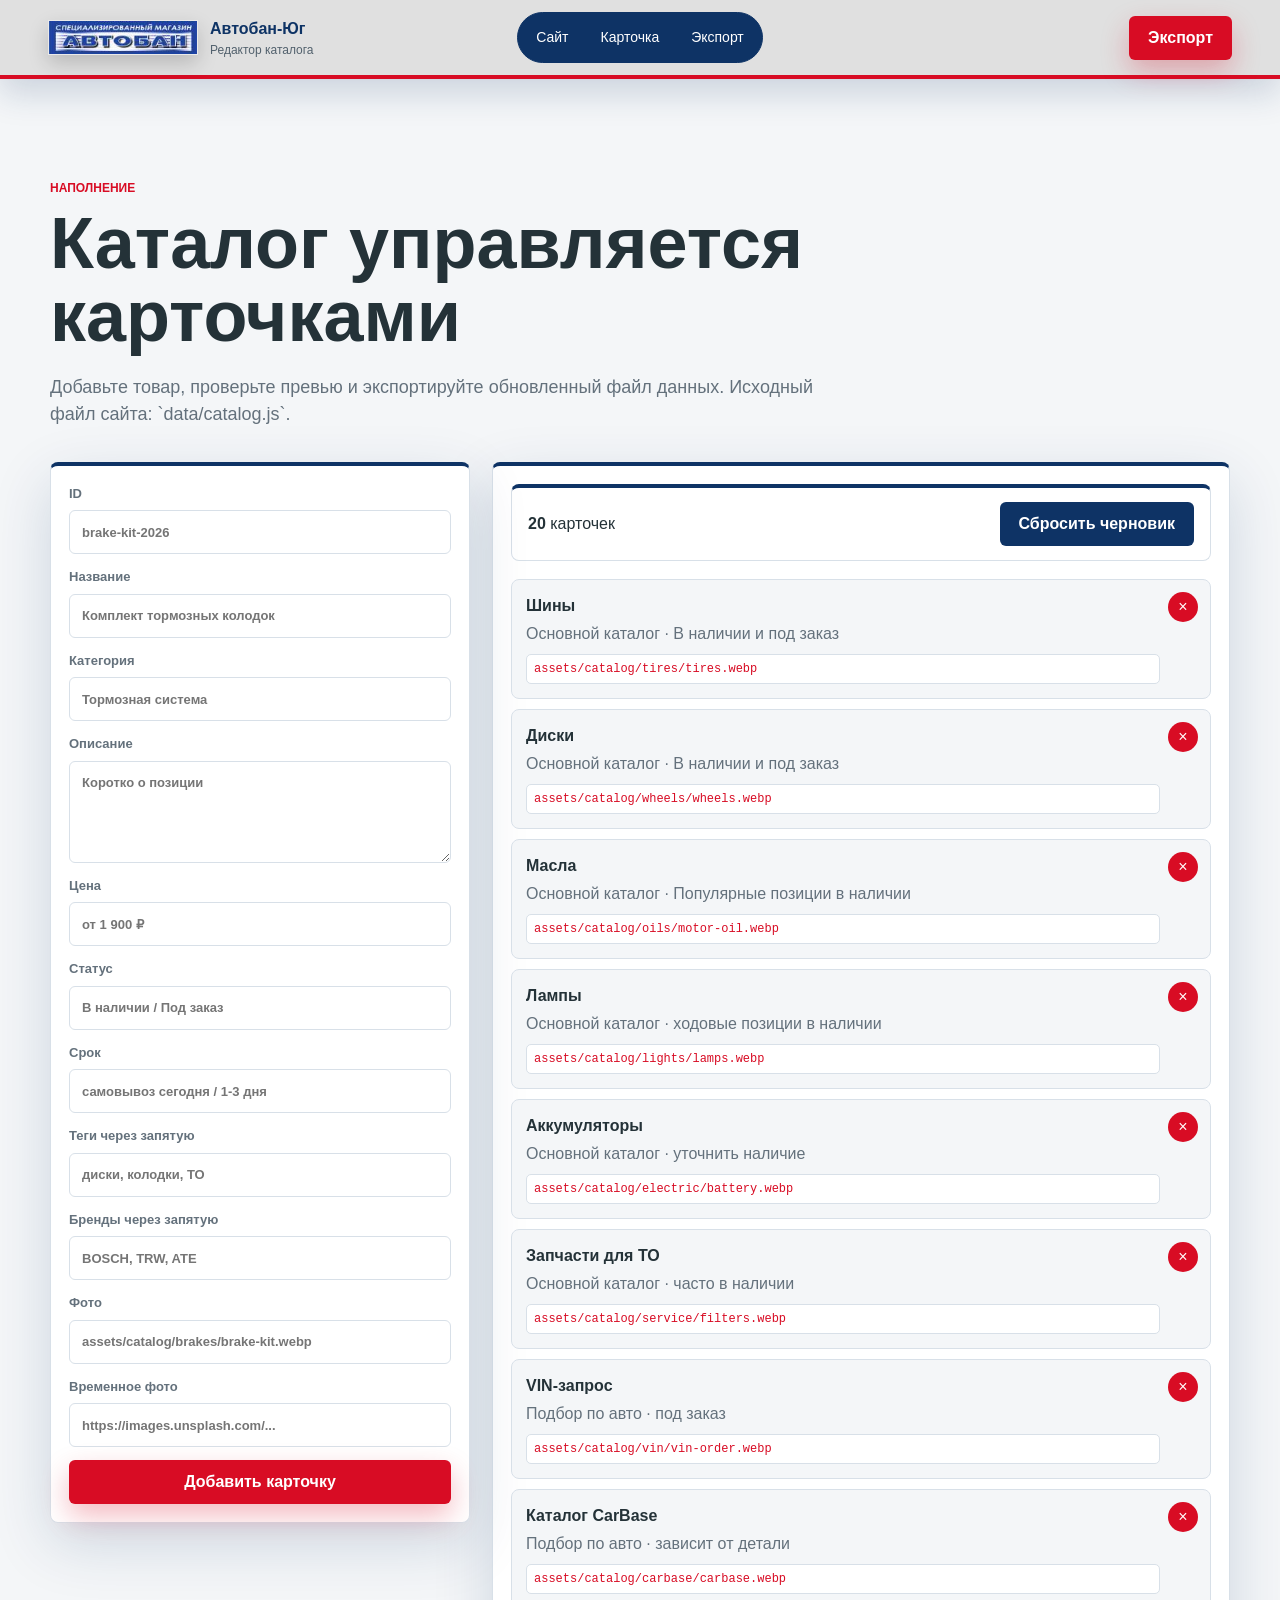
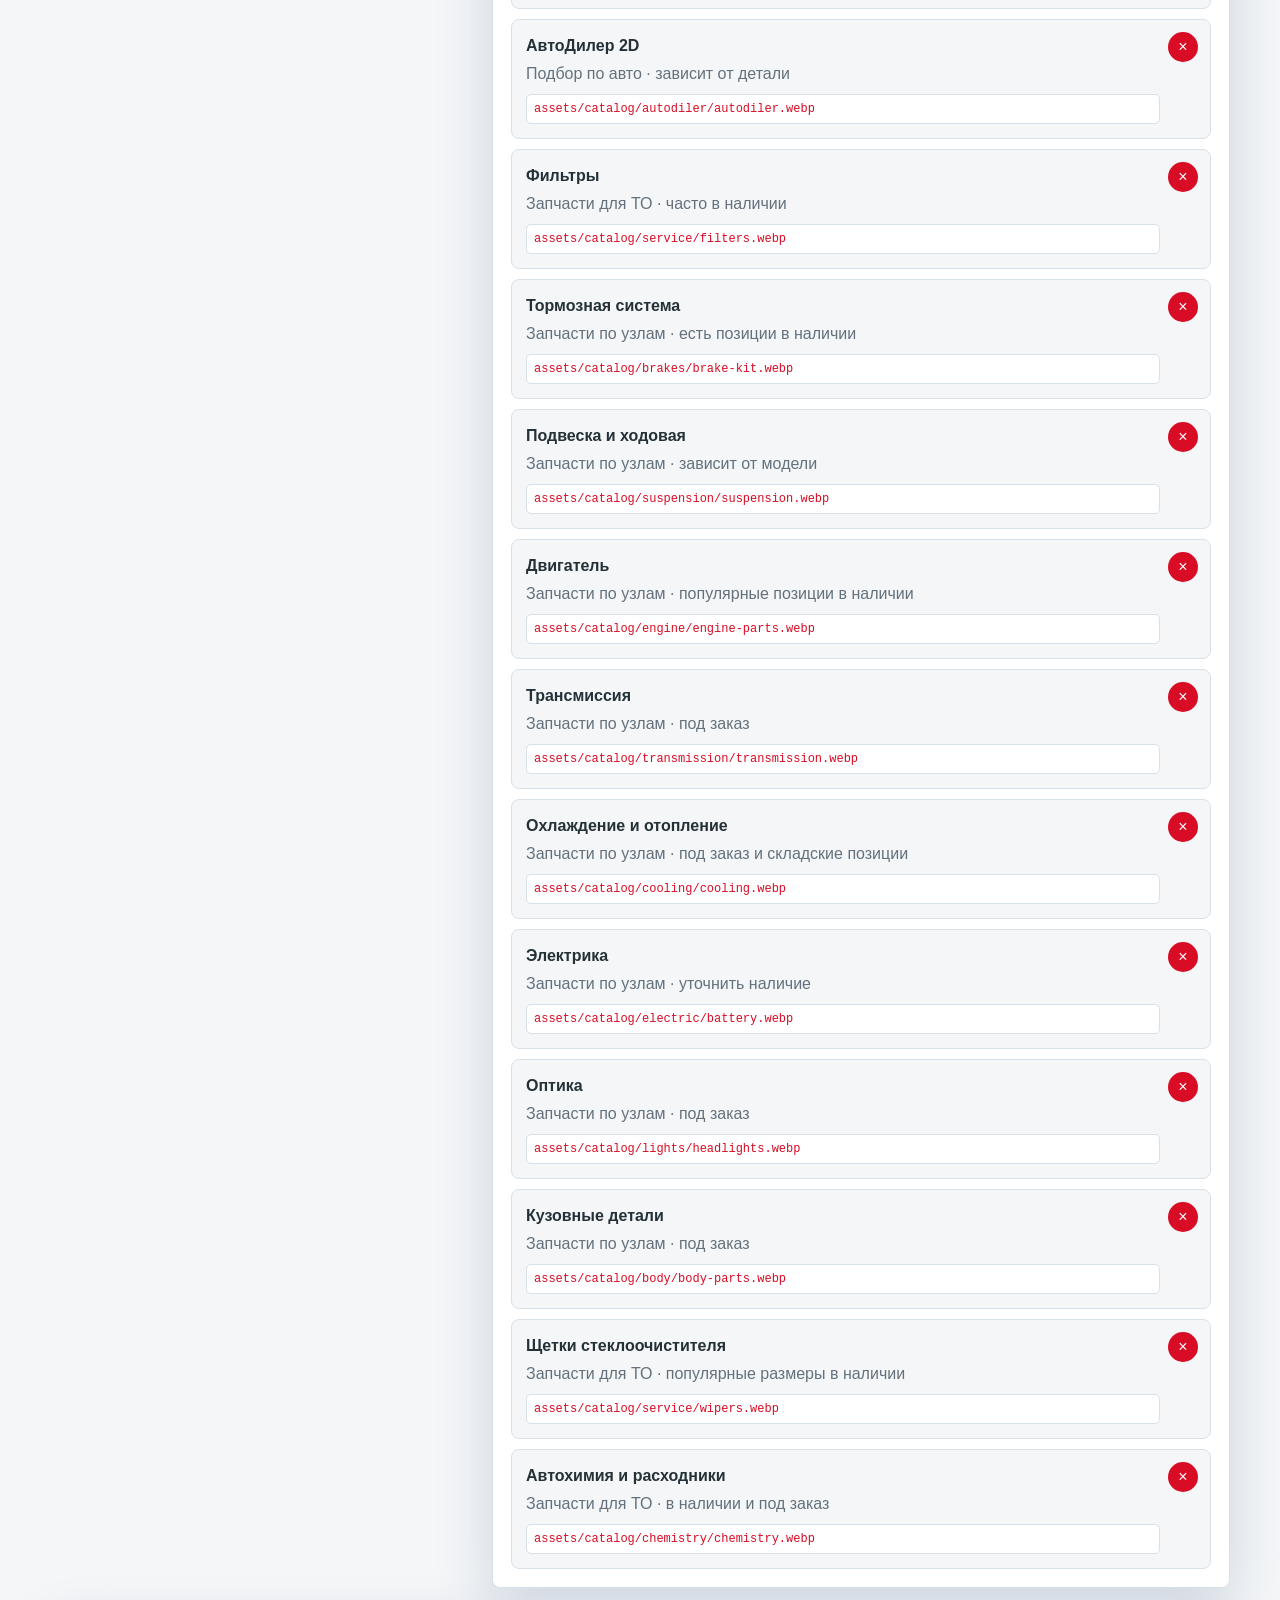
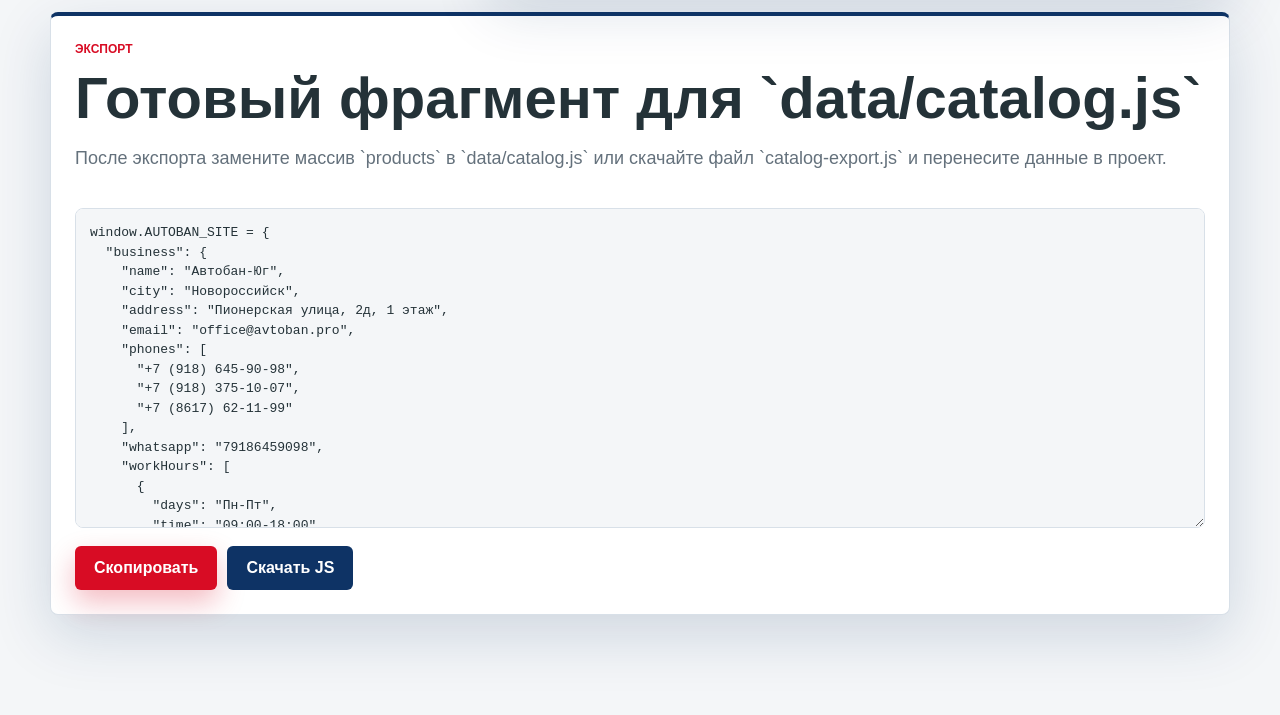
<file: admin.html>
<!doctype html>
<html lang="ru">
  <head>
    <meta charset="utf-8" />
    <meta name="viewport" content="width=device-width, initial-scale=1" />
    <title>Редактор каталога | Автобан-Юг</title>
    <link rel="stylesheet" href="styles.css?v=catalog-4" />
  </head>
  <body class="admin-page">
    <header class="site-header is-scrolled">
      <a class="brand" href="index.html">
        <img class="brand__logo" src="assets/img/brand/LogoAB.jpg" alt="Автобан" />
        <span>
          <strong>Автобан-Юг</strong>
          <small>Редактор каталога</small>
        </span>
      </a>
      <nav class="main-nav" aria-label="Навигация редактора">
        <a href="index.html">Сайт</a>
        <a href="#editor">Карточка</a>
        <a href="#export">Экспорт</a>
      </nav>
      <div class="header-actions">
        <button class="button button--accent" type="button" data-export-top>Экспорт</button>
      </div>
    </header>

    <main class="admin-shell" id="editor">
      <section class="admin-hero">
        <p class="eyebrow">Наполнение</p>
        <h1>Каталог управляется карточками</h1>
        <p>
          Добавьте товар, проверьте превью и экспортируйте обновленный файл данных.
          Исходный файл сайта: `data/catalog.js`.
        </p>
      </section>

      <section class="admin-grid">
        <form class="admin-form" id="productEditor">
          <label>
            ID
            <input name="id" required placeholder="brake-kit-2026" />
          </label>
          <label>
            Название
            <input name="title" required placeholder="Комплект тормозных колодок" />
          </label>
          <label>
            Категория
            <input name="category" required placeholder="Тормозная система" />
          </label>
          <label>
            Описание
            <textarea name="description" rows="4" required placeholder="Коротко о позиции"></textarea>
          </label>
          <label>
            Цена
            <input name="price" placeholder="от 1 900 ₽" />
          </label>
          <label>
            Статус
            <input name="stock" placeholder="В наличии / Под заказ" />
          </label>
          <label>
            Срок
            <input name="delivery" placeholder="самовывоз сегодня / 1-3 дня" />
          </label>
          <label>
            Теги через запятую
            <input name="tags" placeholder="диски, колодки, ТО" />
          </label>
          <label>
            Бренды через запятую
            <input name="brands" placeholder="BOSCH, TRW, ATE" />
          </label>
          <label>
            Фото
            <input name="image" placeholder="assets/catalog/brakes/brake-kit.webp" />
          </label>
          <label>
            Временное фото
            <input name="fallback" placeholder="https://images.unsplash.com/..." />
          </label>
          <button class="button button--accent" type="submit">Добавить карточку</button>
        </form>

        <aside class="admin-preview">
          <div class="catalog-toolbar">
            <p><strong data-admin-count>0</strong> карточек</p>
            <button class="button button--dark" type="button" data-reset-draft>Сбросить черновик</button>
          </div>
          <div class="admin-products" data-admin-products></div>
        </aside>
      </section>

      <section class="export-panel" id="export">
        <div>
          <p class="eyebrow">Экспорт</p>
          <h2>Готовый фрагмент для `data/catalog.js`</h2>
          <p>
            После экспорта замените массив `products` в `data/catalog.js` или скачайте файл
            `catalog-export.js` и перенесите данные в проект.
          </p>
        </div>
        <textarea data-export-output rows="14" readonly></textarea>
        <div class="contact-actions">
          <button class="button button--accent" type="button" data-copy-export>Скопировать</button>
          <button class="button button--dark" type="button" data-download-export>Скачать JS</button>
        </div>
      </section>
    </main>

    <script src="data/catalog.js?v=catalog-4"></script>
    <script src="data/catalog-full.js?v=catalog-4"></script>
    <script src="admin.js?v=catalog-4"></script>
  </body>
</html>
</file>
<file: styles.css>
:root {
  color-scheme: light;
  --ink: #243238;
  --muted: #64717c;
  --paper: #f4f6f8;
  --panel: #ffffff;
  --line: #d8e0e8;
  --dark: #0e3365;
  --dark-2: #113e7b;
  --accent: #d80c24;
  --accent-hover: #f00d28;
  --accent-soft: #fbb5bd;
  --accent-2: #0e3365;
  --silver: #e0e0e0;
  --green: #20715d;
  --shadow: 0 20px 60px rgba(14, 51, 101, 0.16);
  --radius: 8px;
  --header-h: 76px;
}

* {
  box-sizing: border-box;
}

html {
  scroll-behavior: smooth;
}

body {
  margin: 0;
  background: var(--paper);
  color: var(--ink);
  font-family: Inter, "Segoe UI", Arial, sans-serif;
  line-height: 1.5;
}

body:has(.request-drawer.is-open) {
  overflow: hidden;
}

a {
  color: inherit;
  text-decoration: none;
}

img {
  display: block;
  max-width: 100%;
}

button,
input,
textarea,
select {
  font: inherit;
}

.sr-only {
  position: absolute;
  width: 1px;
  height: 1px;
  padding: 0;
  margin: -1px;
  overflow: hidden;
  clip: rect(0, 0, 0, 0);
  white-space: nowrap;
  border: 0;
}

.site-header {
  position: sticky;
  top: 0;
  z-index: 50;
  display: grid;
  grid-template-columns: minmax(180px, 1fr) auto minmax(180px, 1fr);
  align-items: center;
  gap: 24px;
  min-height: var(--header-h);
  padding: 12px clamp(16px, 4vw, 48px);
  color: #fff;
  background: rgba(14, 51, 101, 0.84);
  backdrop-filter: blur(18px);
  border-bottom: 1px solid rgba(255, 255, 255, 0.12);
  transition: background 260ms ease, box-shadow 260ms ease;
}

.site-header.is-scrolled {
  background: rgba(14, 51, 101, 0.96);
  box-shadow: 0 12px 30px rgba(14, 51, 101, 0.24);
}

.brand {
  display: inline-flex;
  align-items: center;
  gap: 12px;
  min-width: 0;
}

.brand__logo {
  width: 150px;
  height: auto;
  display: block;
  border: 1px solid rgba(255, 255, 255, 0.32);
  box-shadow: 0 8px 20px rgba(0, 0, 0, 0.18);
}

.brand strong,
.brand small {
  display: block;
  white-space: nowrap;
}

.brand small {
  color: rgba(255, 255, 255, 0.72);
  font-size: 12px;
}

.main-nav {
  display: inline-flex;
  align-items: center;
  justify-content: center;
  gap: 8px;
  padding: 6px;
  border: 1px solid rgba(255, 255, 255, 0.12);
  border-radius: 999px;
  background: rgba(255, 255, 255, 0.08);
}

.main-nav a {
  padding: 8px 12px;
  border-radius: 999px;
  color: rgba(255, 255, 255, 0.82);
  font-size: 14px;
  transition: color 160ms ease, background 160ms ease;
}

.main-nav a:hover,
.main-nav a:focus-visible {
  color: #fff;
  background: rgba(255, 255, 255, 0.12);
}

.header-actions {
  display: flex;
  justify-content: flex-end;
  align-items: center;
  gap: 10px;
}

.button,
.icon-link {
  display: inline-flex;
  align-items: center;
  justify-content: center;
  min-height: 44px;
  padding: 0 18px;
  border: 1px solid transparent;
  border-radius: 6px;
  font-weight: 800;
  cursor: pointer;
  transition: transform 180ms ease, box-shadow 180ms ease, background 180ms ease, color 180ms ease;
}

.button:hover,
.icon-link:hover {
  transform: translateY(-2px);
}

.button--accent {
  color: #fff;
  background: var(--accent);
  box-shadow: 0 12px 28px rgba(216, 12, 36, 0.28);
}

.button--accent:hover {
  background: var(--accent-hover);
}

.button--dark {
  color: #fff;
  background: var(--dark);
}

.button--light {
  color: var(--ink);
  background: #fff;
}

.button--ghost,
.icon-link {
  color: #fff;
  border-color: rgba(255, 255, 255, 0.26);
  background: rgba(255, 255, 255, 0.08);
}

.hero {
  position: relative;
  min-height: calc(100vh - var(--header-h));
  display: grid;
  align-items: end;
  overflow: hidden;
  color: #fff;
  background: var(--dark);
}

.hero__media,
.hero-slide,
.hero__shade {
  position: absolute;
  inset: 0;
}

.hero-slide {
  opacity: 0;
  transform: scale(1.04);
  transition: opacity 900ms ease, transform 2200ms ease;
}

.hero-slide.is-active {
  opacity: 1;
  transform: scale(1);
}

.hero-slide img {
  width: 100%;
  height: 100%;
  object-fit: cover;
}

.hero-slide figcaption {
  position: absolute;
  right: clamp(14px, 3vw, 42px);
  bottom: 94px;
  max-width: min(360px, 80vw);
  padding: 8px 10px;
  color: rgba(255, 255, 255, 0.78);
  font-size: 12px;
  background: rgba(17, 18, 22, 0.66);
  border: 1px solid rgba(255, 255, 255, 0.16);
  border-radius: 6px;
}

.hero__shade {
  background:
    linear-gradient(90deg, rgba(14, 51, 101, 0.94) 0%, rgba(14, 51, 101, 0.68) 42%, rgba(14, 51, 101, 0.18) 100%),
    linear-gradient(0deg, rgba(14, 51, 101, 0.7), rgba(14, 51, 101, 0.1) 46%);
}

.hero__content {
  position: relative;
  z-index: 2;
  width: min(1180px, calc(100% - 32px));
  margin: 0 auto;
  padding: clamp(64px, 10vw, 120px) 0 112px;
  display: grid;
  grid-template-columns: minmax(0, 720px) minmax(280px, 360px);
  align-items: end;
  gap: clamp(24px, 5vw, 64px);
}

.eyebrow {
  margin: 0 0 10px;
  color: #ffffff;
  font-size: 12px;
  font-weight: 900;
  letter-spacing: 0;
  text-transform: uppercase;
}

.section-heading .eyebrow,
.gallery-intro .eyebrow,
.contact-card .eyebrow,
.request-drawer .eyebrow,
.product-dialog .eyebrow,
.admin-hero .eyebrow,
.export-panel .eyebrow {
  color: var(--accent);
}

.hero__brand-logo {
  width: 196px;
  height: auto;
  margin-bottom: 22px;
  border: 1px solid rgba(255, 255, 255, 0.32);
  box-shadow: 0 14px 34px rgba(0, 0, 0, 0.22);
}

h1,
h2,
h3,
p {
  margin-top: 0;
}

h1,
h2 {
  line-height: 1.02;
  letter-spacing: 0;
}

h1 {
  max-width: 760px;
  margin-bottom: 20px;
  font-size: clamp(42px, 7vw, 86px);
}

h2 {
  margin-bottom: 18px;
  font-size: clamp(32px, 5vw, 58px);
}

h3 {
  line-height: 1.15;
  font-size: 22px;
}

.lead {
  max-width: 650px;
  color: rgba(255, 255, 255, 0.82);
  font-size: clamp(18px, 2vw, 22px);
}

.vin-form {
  display: grid;
  grid-template-columns: minmax(0, 1fr) auto;
  gap: 8px;
  max-width: 680px;
  margin: 28px 0 18px;
  padding: 8px;
  background: rgba(255, 255, 255, 0.14);
  border: 1px solid rgba(255, 255, 255, 0.18);
  border-radius: 8px;
  backdrop-filter: blur(18px);
}

.vin-form input,
.field input,
.request-form input,
.request-form textarea,
.sort-control select,
.admin-form input,
.admin-form textarea,
.admin-form select {
  width: 100%;
  min-height: 44px;
  padding: 11px 12px;
  color: var(--ink);
  background: #fff;
  border: 1px solid var(--line);
  border-radius: 6px;
  outline: none;
}

.vin-form input {
  color: #fff;
  background: rgba(255, 255, 255, 0.1);
  border-color: transparent;
}

.vin-form input::placeholder {
  color: rgba(255, 255, 255, 0.62);
}

.hero__actions,
.contact-actions {
  display: flex;
  flex-wrap: wrap;
  gap: 10px;
}

.hero-panel {
  display: grid;
  gap: 16px;
  padding: 20px;
  background: rgba(14, 51, 101, 0.72);
  border: 1px solid rgba(255, 255, 255, 0.18);
  border-radius: var(--radius);
  backdrop-filter: blur(18px);
}

.hero-panel div {
  padding-bottom: 14px;
  border-bottom: 1px solid rgba(255, 255, 255, 0.14);
}

.hero-panel div:last-child {
  padding-bottom: 0;
  border-bottom: 0;
}

.hero-panel__label {
  display: block;
  color: rgba(255, 255, 255, 0.6);
  font-size: 13px;
}

.hero-panel strong {
  display: block;
  margin-top: 4px;
  font-size: 18px;
}

.hero-controls {
  position: absolute;
  left: 50%;
  bottom: 26px;
  z-index: 3;
  display: inline-flex;
  align-items: center;
  gap: 12px;
  transform: translateX(-50%);
}

.slider-arrow,
.hero-dot {
  border: 0;
  color: #fff;
  background: rgba(255, 255, 255, 0.14);
  cursor: pointer;
}

.slider-arrow {
  width: 44px;
  height: 44px;
  border-radius: 50%;
  font-size: 28px;
  line-height: 1;
}

.hero-dots {
  display: inline-flex;
  gap: 8px;
}

.hero-dot {
  width: 34px;
  height: 5px;
  padding: 0;
  border-radius: 999px;
  transition: width 180ms ease, background 180ms ease;
}

.hero-dot.is-active {
  width: 54px;
  background: var(--accent);
}

.quick-strip {
  position: sticky;
  top: var(--header-h);
  z-index: 20;
  padding: 12px 0;
  background: rgba(244, 246, 248, 0.94);
  border-bottom: 1px solid var(--line);
  backdrop-filter: blur(18px);
}

.quick-strip__inner {
  display: flex;
  gap: 8px;
  width: min(1180px, calc(100% - 32px));
  margin: 0 auto;
  overflow-x: auto;
  scrollbar-width: none;
}

.quick-strip__inner::-webkit-scrollbar {
  display: none;
}

.quick-strip a,
.chip,
.brand-pill {
  flex: 0 0 auto;
  padding: 9px 12px;
  color: var(--ink);
  background: #fff;
  border: 1px solid var(--line);
  border-radius: 999px;
  cursor: pointer;
  transition: background 180ms ease, color 180ms ease, border-color 180ms ease;
}

.quick-strip a:hover,
.chip.is-active,
.brand-pill.is-active {
  color: #fff;
  background: var(--dark);
  border-color: var(--dark);
}

.section {
  padding: clamp(70px, 10vw, 130px) clamp(16px, 4vw, 48px);
}

.section-heading {
  width: min(900px, 100%);
  margin: 0 auto 42px;
  text-align: center;
}

.section-heading p:not(.eyebrow) {
  margin-inline: auto;
  max-width: 720px;
  color: var(--muted);
  font-size: 18px;
}

.catalog-layout {
  width: min(1180px, 100%);
  margin: 0 auto;
  display: grid;
  grid-template-columns: 300px minmax(0, 1fr);
  gap: 24px;
}

.catalog-panel {
  position: sticky;
  top: calc(var(--header-h) + 76px);
  align-self: start;
  display: grid;
  gap: 22px;
  padding: 18px;
  background: #fff;
  border: 1px solid var(--line);
  border-radius: var(--radius);
  box-shadow: var(--shadow);
}

.field {
  display: grid;
  gap: 10px;
}

.field label,
.field__label,
.sort-control {
  color: var(--muted);
  font-size: 13px;
  font-weight: 800;
}

.chip-list,
.brand-cloud,
.tag-row {
  display: flex;
  flex-wrap: wrap;
  gap: 8px;
}

.chip,
.brand-pill {
  font-size: 13px;
}

.request-box {
  display: grid;
  gap: 6px;
  padding: 16px;
  color: #fff;
  background: var(--dark);
  border-radius: var(--radius);
}

.request-box span {
  color: rgba(255, 255, 255, 0.64);
}

.request-box .button {
  margin-top: 8px;
  background: var(--accent);
}

.catalog-main {
  min-width: 0;
}

.catalog-toolbar {
  display: flex;
  align-items: center;
  justify-content: space-between;
  gap: 16px;
  margin-bottom: 18px;
  padding: 14px 16px;
  background: #fff;
  border: 1px solid var(--line);
  border-radius: var(--radius);
}

.brand-catalog {
  display: grid;
  gap: 18px;
  margin-bottom: 18px;
  padding: 18px;
  background: #fff;
  border: 1px solid var(--line);
  border-top: 4px solid var(--dark);
  border-radius: var(--radius);
}

.brand-catalog h3 {
  margin-bottom: 6px;
}

.brand-catalog p:not(.eyebrow) {
  margin-bottom: 0;
  color: var(--muted);
}

.make-grid {
  display: grid;
  grid-template-columns: repeat(auto-fill, minmax(112px, 1fr));
  gap: 10px;
}

.make-card {
  display: grid;
  place-items: center;
  gap: 8px;
  min-height: 122px;
  padding: 10px;
  color: var(--ink);
  background: var(--paper);
  border: 1px solid var(--line);
  border-radius: var(--radius);
  cursor: pointer;
  transition: transform 180ms ease, border-color 180ms ease, box-shadow 180ms ease;
}

.make-card:hover,
.make-card.is-active {
  transform: translateY(-2px);
  border-color: var(--accent);
  box-shadow: 0 12px 24px rgba(14, 51, 101, 0.14);
}

.make-card img {
  width: 70px;
  height: 70px;
  object-fit: contain;
}

.make-card span {
  font-size: 13px;
  font-weight: 800;
  text-align: center;
}

.catalog-toolbar p {
  margin: 0;
}

.sort-control {
  display: inline-flex;
  align-items: center;
  gap: 10px;
}

.sort-control select {
  min-width: 190px;
}

.product-grid {
  display: grid;
  grid-template-columns: repeat(2, minmax(0, 1fr));
  gap: 18px;
}

.product-card {
  overflow: hidden;
  background: #fff;
  border: 1px solid var(--line);
  border-radius: var(--radius);
  transition: transform 220ms ease, box-shadow 220ms ease, border-color 220ms ease;
}

.product-card:hover {
  transform: translateY(-5px);
  border-color: rgba(216, 12, 36, 0.32);
  box-shadow: var(--shadow);
}

.product-card__image {
  position: relative;
  width: 100%;
  aspect-ratio: 16 / 10;
  padding: 0;
  overflow: hidden;
  border: 0;
  background: var(--dark-2);
  cursor: pointer;
}

.product-card__image img {
  width: 100%;
  height: 100%;
  object-fit: cover;
  transition: transform 700ms ease;
}

.product-card:hover .product-card__image img {
  transform: scale(1.06);
}

.stock-badge {
  position: absolute;
  left: 12px;
  bottom: 12px;
  max-width: calc(100% - 24px);
  padding: 6px 9px;
  color: #fff;
  background: rgba(14, 51, 101, 0.8);
  border: 1px solid rgba(255, 255, 255, 0.18);
  border-radius: 6px;
  font-size: 12px;
  font-weight: 800;
}

.product-card__body {
  padding: 16px;
}

.product-card__category {
  margin-bottom: 6px;
  color: var(--accent);
  font-size: 12px;
  font-weight: 900;
  text-transform: uppercase;
}

.product-card h3 {
  margin-bottom: 10px;
  cursor: pointer;
}

.product-card__text {
  min-height: 72px;
  color: var(--muted);
}

.tag-row span {
  padding: 5px 8px;
  background: var(--paper);
  border-radius: 999px;
  color: var(--muted);
  font-size: 12px;
}

.product-card__footer {
  display: flex;
  align-items: center;
  justify-content: space-between;
  gap: 12px;
  margin-top: 18px;
}

.price-label {
  font-size: 19px;
}

.section--flow {
  background: var(--dark);
  color: #fff;
}

.flow-layout {
  width: min(1180px, 100%);
  margin: 0 auto;
  display: grid;
  grid-template-columns: minmax(260px, 420px) minmax(0, 1fr);
  gap: clamp(28px, 7vw, 90px);
}

.flow-copy {
  position: sticky;
  top: calc(var(--header-h) + 50px);
  align-self: start;
}

.flow-copy p:not(.eyebrow) {
  color: rgba(255, 255, 255, 0.68);
  font-size: 18px;
}

.flow-steps {
  display: grid;
  gap: 16px;
}

.flow-step {
  min-height: 210px;
  padding: 28px;
  background: rgba(255, 255, 255, 0.08);
  border: 1px solid rgba(255, 255, 255, 0.12);
  border-radius: var(--radius);
}

.flow-step span {
  display: inline-block;
  margin-bottom: 24px;
  color: #ffffff;
  font-weight: 900;
}

.flow-step p {
  color: rgba(255, 255, 255, 0.68);
  font-size: 18px;
}

.service-grid,
.review-grid {
  width: min(1180px, 100%);
  margin: 0 auto;
  display: grid;
  grid-template-columns: repeat(4, minmax(0, 1fr));
  gap: 16px;
}

.service-card,
.review-card {
  padding: 22px;
  background: #fff;
  border: 1px solid var(--line);
  border-radius: var(--radius);
}

.service-card p,
.review-card p {
  color: var(--muted);
}

.gallery-section {
  min-height: 100vh;
  padding: clamp(70px, 10vw, 130px) 0;
  background: #fff;
  overflow: hidden;
}

.gallery-track {
  width: min(1180px, calc(100% - 32px));
  margin: 0 auto;
}

.gallery-intro {
  max-width: 760px;
  margin-bottom: 30px;
}

.gallery-intro p:not(.eyebrow) {
  color: var(--muted);
  font-size: 18px;
}

.gallery-cards {
  display: grid;
  grid-template-columns: repeat(4, minmax(260px, 1fr));
  gap: 16px;
  overflow-x: auto;
  padding-bottom: 12px;
  scroll-snap-type: x mandatory;
}

.gallery-card {
  min-width: 260px;
  overflow: hidden;
  background: var(--paper);
  border: 1px solid var(--line);
  border-radius: var(--radius);
  scroll-snap-align: start;
}

.gallery-card img {
  width: 100%;
  aspect-ratio: 4 / 3;
  object-fit: cover;
}

.gallery-card div {
  padding: 16px;
}

.gallery-card p {
  color: var(--muted);
}

code {
  display: inline-block;
  max-width: 100%;
  padding: 5px 7px;
  overflow-wrap: anywhere;
  color: var(--accent);
  background: #fff;
  border: 1px solid var(--line);
  border-radius: 5px;
  font-size: 12px;
}

.review-grid {
  grid-template-columns: repeat(3, minmax(0, 1fr));
}

.review-card {
  min-height: 190px;
  display: flex;
  flex-direction: column;
  justify-content: space-between;
}

.contact-section {
  display: grid;
  grid-template-columns: minmax(300px, 0.82fr) minmax(320px, 1.18fr);
  gap: 18px;
  padding: clamp(70px, 10vw, 130px) clamp(16px, 4vw, 48px);
  background: var(--dark);
}

.contact-card,
.map-card {
  overflow: hidden;
  min-height: 560px;
  border-radius: var(--radius);
}

.contact-card {
  padding: clamp(24px, 5vw, 46px);
  color: #fff;
  background: var(--dark-2);
}

.contact-list {
  display: grid;
  gap: 14px;
  margin: 28px 0;
}

.contact-list div {
  display: grid;
  gap: 4px;
  padding-bottom: 14px;
  border-bottom: 1px solid rgba(255, 255, 255, 0.12);
}

.contact-list span {
  color: rgba(255, 255, 255, 0.58);
  font-size: 13px;
}

.contact-list strong {
  display: flex;
  flex-wrap: wrap;
  gap: 8px 14px;
  color: #fff;
}

.map-card iframe {
  width: 100%;
  height: 100%;
  min-height: 560px;
  border: 0;
  filter: saturate(0.9) contrast(1.02);
}

.request-drawer {
  position: fixed;
  inset: 0;
  z-index: 80;
  display: grid;
  justify-items: end;
  background: rgba(17, 18, 22, 0.42);
  opacity: 0;
  pointer-events: none;
  transition: opacity 220ms ease;
}

.request-drawer.is-open {
  opacity: 1;
  pointer-events: auto;
}

.request-drawer__panel {
  position: relative;
  width: min(480px, 100%);
  height: 100%;
  padding: 28px;
  overflow: auto;
  background: #fff;
  transform: translateX(100%);
  transition: transform 260ms ease;
}

.request-drawer.is-open .request-drawer__panel {
  transform: translateX(0);
}

.close-button {
  position: absolute;
  top: 14px;
  right: 14px;
  width: 42px;
  height: 42px;
  color: var(--ink);
  background: var(--paper);
  border: 1px solid var(--line);
  border-radius: 50%;
  font-size: 26px;
  line-height: 1;
  cursor: pointer;
}

.request-items {
  display: grid;
  gap: 10px;
  margin: 20px 0;
}

.request-item {
  position: relative;
  display: grid;
  gap: 3px;
  padding: 14px 46px 14px 14px;
  background: var(--paper);
  border: 1px solid var(--line);
  border-radius: var(--radius);
}

.request-item span,
.empty-state {
  color: var(--muted);
}

.request-item button {
  position: absolute;
  top: 10px;
  right: 10px;
  width: 28px;
  height: 28px;
  border: 0;
  border-radius: 50%;
  color: #fff;
  background: var(--accent);
  cursor: pointer;
}

.request-form {
  display: grid;
  gap: 14px;
}

.request-form label {
  display: grid;
  gap: 7px;
  color: var(--muted);
  font-size: 13px;
  font-weight: 800;
}

.product-dialog {
  width: min(900px, calc(100% - 32px));
  border: 0;
  border-radius: var(--radius);
  padding: 0;
  box-shadow: var(--shadow);
}

.product-dialog::backdrop {
  background: rgba(17, 18, 22, 0.55);
}

.dialog-grid {
  display: grid;
  grid-template-columns: minmax(260px, 0.9fr) minmax(280px, 1.1fr);
  gap: 28px;
  padding: 28px;
}

.dialog-grid img {
  width: 100%;
  height: 100%;
  min-height: 360px;
  object-fit: cover;
  border-radius: var(--radius);
}

.product-facts {
  display: grid;
  gap: 10px;
  margin: 24px 0;
}

.product-facts div {
  display: grid;
  grid-template-columns: 120px minmax(0, 1fr);
  gap: 12px;
  padding-bottom: 10px;
  border-bottom: 1px solid var(--line);
}

.product-facts dt {
  color: var(--muted);
}

.product-facts dd {
  margin: 0;
  font-weight: 800;
}

.site-footer {
  display: flex;
  justify-content: space-between;
  gap: 16px;
  padding: 24px clamp(16px, 4vw, 48px);
  color: rgba(255, 255, 255, 0.66);
  background: #081f3f;
}

.site-footer p {
  margin: 0;
}

.site-footer a {
  color: #fff;
  font-weight: 800;
}

.admin-page {
  background: var(--paper);
}

.admin-shell {
  width: min(1180px, calc(100% - 32px));
  margin: 0 auto;
  padding: clamp(56px, 8vw, 100px) 0;
}

.admin-hero {
  max-width: 780px;
  margin-bottom: 34px;
}

.admin-hero h1 {
  color: var(--ink);
  font-size: clamp(42px, 6vw, 72px);
}

.admin-hero p:not(.eyebrow),
.export-panel p:not(.eyebrow) {
  color: var(--muted);
  font-size: 18px;
}

.admin-grid {
  display: grid;
  grid-template-columns: minmax(280px, 420px) minmax(0, 1fr);
  gap: 22px;
  align-items: start;
}

.admin-form,
.admin-preview,
.export-panel {
  background: #fff;
  border: 1px solid var(--line);
  border-radius: var(--radius);
  box-shadow: var(--shadow);
}

.admin-form {
  position: sticky;
  top: calc(var(--header-h) + 24px);
  display: grid;
  gap: 13px;
  padding: 18px;
}

.admin-form label {
  display: grid;
  gap: 7px;
  color: var(--muted);
  font-size: 13px;
  font-weight: 800;
}

.admin-preview {
  padding: 18px;
}

.admin-products {
  display: grid;
  gap: 10px;
}

.admin-product {
  position: relative;
  display: grid;
  gap: 8px;
  padding: 14px 50px 14px 14px;
  background: var(--paper);
  border: 1px solid var(--line);
  border-radius: var(--radius);
}

.admin-product strong,
.admin-product span,
.admin-product code {
  display: block;
}

.admin-product span {
  margin: 4px 0 8px;
  color: var(--muted);
}

.admin-product button {
  position: absolute;
  top: 12px;
  right: 12px;
  width: 30px;
  height: 30px;
  color: #fff;
  background: var(--accent);
  border: 0;
  border-radius: 50%;
  cursor: pointer;
}

.export-panel {
  display: grid;
  gap: 18px;
  margin-top: 24px;
  padding: 24px;
}

.export-panel textarea {
  width: 100%;
  min-height: 320px;
  padding: 14px;
  resize: vertical;
  color: var(--ink);
  background: var(--paper);
  border: 1px solid var(--line);
  border-radius: var(--radius);
  font-family: "Cascadia Mono", Consolas, monospace;
  font-size: 13px;
  line-height: 1.5;
}

/* Original Avtoban color pass: redBlueTemplateTheme */
body {
  background: var(--silver);
}

.site-header {
  color: var(--ink);
  background: rgba(224, 224, 224, 0.96);
  border-bottom: 4px solid var(--accent);
  box-shadow: 0 10px 28px rgba(14, 51, 101, 0.14);
}

.site-header.is-scrolled {
  background: rgba(224, 224, 224, 0.98);
  box-shadow: 0 14px 34px rgba(14, 51, 101, 0.18);
}

.brand strong {
  color: var(--dark);
}

.brand small {
  color: #52616d;
}

.main-nav {
  background: var(--dark);
  border-color: var(--dark);
}

.main-nav a {
  color: #fff;
}

.main-nav a:hover,
.main-nav a:focus-visible {
  color: #fff;
  background: var(--accent);
}

.icon-link {
  color: var(--dark);
  border-color: rgba(14, 51, 101, 0.28);
  background: #fff;
}

.header-actions .button--accent {
  background: var(--accent);
}

.hero {
  border-bottom: 6px solid var(--accent);
}

.hero::after {
  content: "";
  position: absolute;
  inset: auto 0 0;
  z-index: 2;
  height: 6px;
  background: var(--accent);
}

.hero__shade {
  background:
    linear-gradient(90deg, rgba(14, 51, 101, 0.9) 0%, rgba(14, 51, 101, 0.66) 36%, rgba(14, 51, 101, 0.05) 100%),
    linear-gradient(0deg, rgba(14, 51, 101, 0.42), rgba(14, 51, 101, 0.08) 48%);
}

.vin-form {
  background: rgba(14, 51, 101, 0.72);
  border-color: rgba(255, 255, 255, 0.24);
}

.hero-panel {
  background: rgba(14, 51, 101, 0.82);
  border-top: 4px solid var(--accent);
}

.quick-strip {
  background: var(--dark);
  border-bottom-color: var(--accent);
}

.quick-strip a {
  color: #fff;
  background: rgba(255, 255, 255, 0.08);
  border-color: rgba(255, 255, 255, 0.18);
}

.quick-strip a:hover,
.quick-strip a:focus-visible {
  background: var(--accent);
  border-color: var(--accent);
}

.catalog-panel,
.catalog-toolbar,
.product-card,
.service-card,
.review-card,
.gallery-card,
.admin-form,
.admin-preview,
.export-panel {
  border-top: 4px solid var(--dark);
}

.catalog-panel {
  box-shadow: 0 18px 48px rgba(14, 51, 101, 0.18);
}

.chip.is-active,
.brand-pill.is-active {
  background: var(--accent);
  border-color: var(--accent);
}

.request-box,
.button--dark,
.section--flow,
.contact-section {
  background: var(--dark);
}

.section--services,
.section--catalog,
.section--reviews {
  background: var(--silver);
}

.gallery-section {
  background: #fff;
  border-top: 6px solid var(--dark);
  border-bottom: 6px solid var(--accent);
}

.product-card__category,
.section-heading .eyebrow,
.gallery-intro .eyebrow,
.admin-hero .eyebrow,
.export-panel .eyebrow {
  color: var(--accent);
}

.stock-badge {
  background: var(--dark);
}

.contact-card {
  background: #113e7b;
  border-top: 4px solid var(--accent);
}

.site-footer {
  background: var(--dark);
  border-top: 4px solid var(--accent);
}

.reveal {
  opacity: 0;
  transform: translateY(22px);
  transition: opacity 520ms ease, transform 520ms ease;
}

.reveal.is-visible {
  opacity: 1;
  transform: translateY(0);
}

@media (prefers-reduced-motion: reduce) {
  *,
  *::before,
  *::after {
    scroll-behavior: auto !important;
    transition-duration: 0.01ms !important;
    animation-duration: 0.01ms !important;
  }
}

@media (max-width: 980px) {
  .site-header {
    grid-template-columns: 1fr auto;
  }

  .main-nav {
    order: 3;
    grid-column: 1 / -1;
    width: 100%;
    overflow-x: auto;
    justify-content: flex-start;
    border-radius: 8px;
  }

  .hero__content,
  .catalog-layout,
  .flow-layout,
  .contact-section,
  .dialog-grid {
    grid-template-columns: 1fr;
  }

  .catalog-panel,
  .flow-copy {
    position: static;
  }

  .product-grid,
  .service-grid,
  .review-grid,
  .admin-grid {
    grid-template-columns: repeat(2, minmax(0, 1fr));
  }

  .admin-form {
    position: static;
  }

  .contact-card,
  .map-card,
  .map-card iframe {
    min-height: 430px;
  }
}

@media (max-width: 640px) {
  :root {
    --header-h: 118px;
  }

  .site-header {
    padding: 10px 14px;
    gap: 10px;
  }

  .brand small,
  .icon-link {
    display: none;
  }

  .brand__logo {
    width: 128px;
  }

  .header-actions .button {
    min-height: 40px;
    padding-inline: 12px;
  }

  .hero {
    min-height: 760px;
  }

  .hero__content {
    width: calc(100% - 28px);
    padding-bottom: 120px;
  }

  .hero-slide figcaption {
    display: none;
  }

  .vin-form,
  .catalog-toolbar,
  .product-card__footer,
  .site-footer {
    grid-template-columns: 1fr;
    flex-direction: column;
    align-items: stretch;
  }

  .hero__actions,
  .contact-actions {
    display: grid;
  }

  .product-grid,
  .service-grid,
  .review-grid,
  .admin-grid {
    grid-template-columns: 1fr;
  }

  .gallery-cards {
    grid-template-columns: repeat(4, minmax(240px, 82vw));
  }

  .product-facts div {
    grid-template-columns: 1fr;
    gap: 2px;
  }
}
</file>
